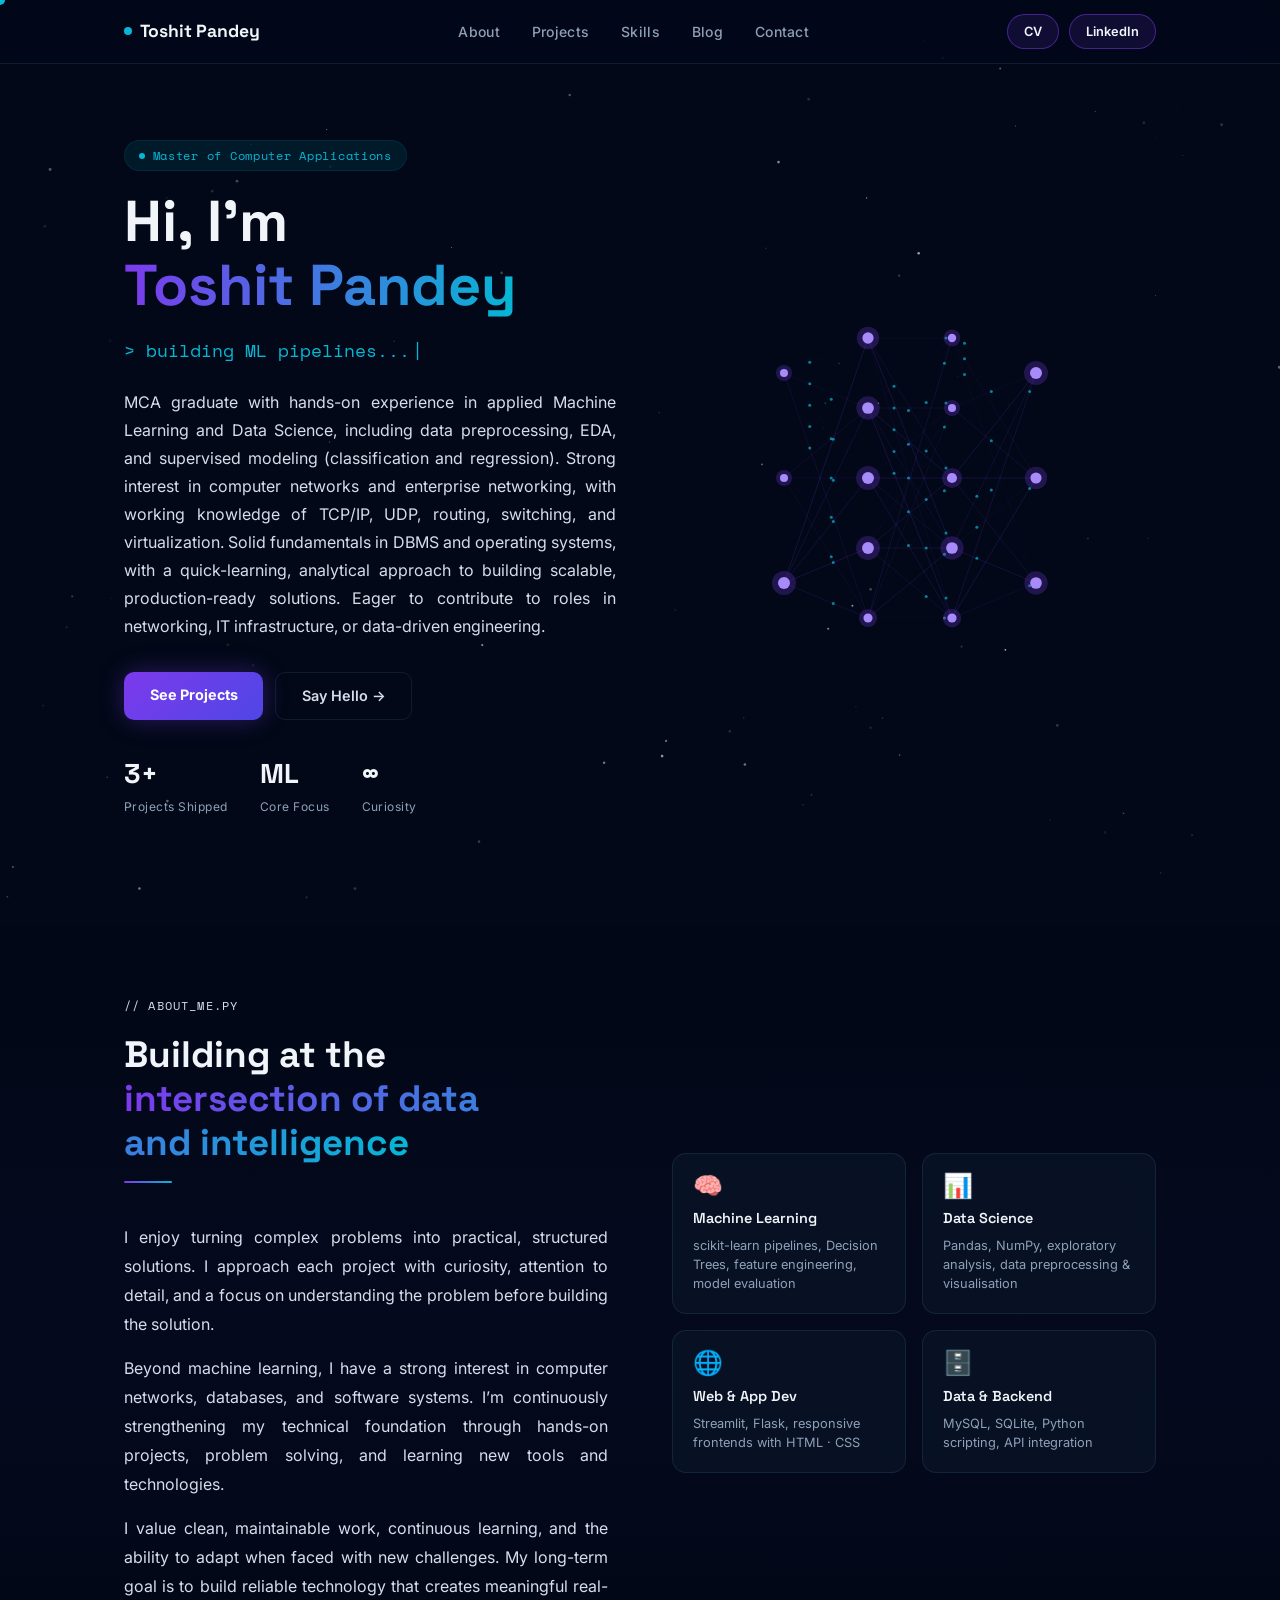
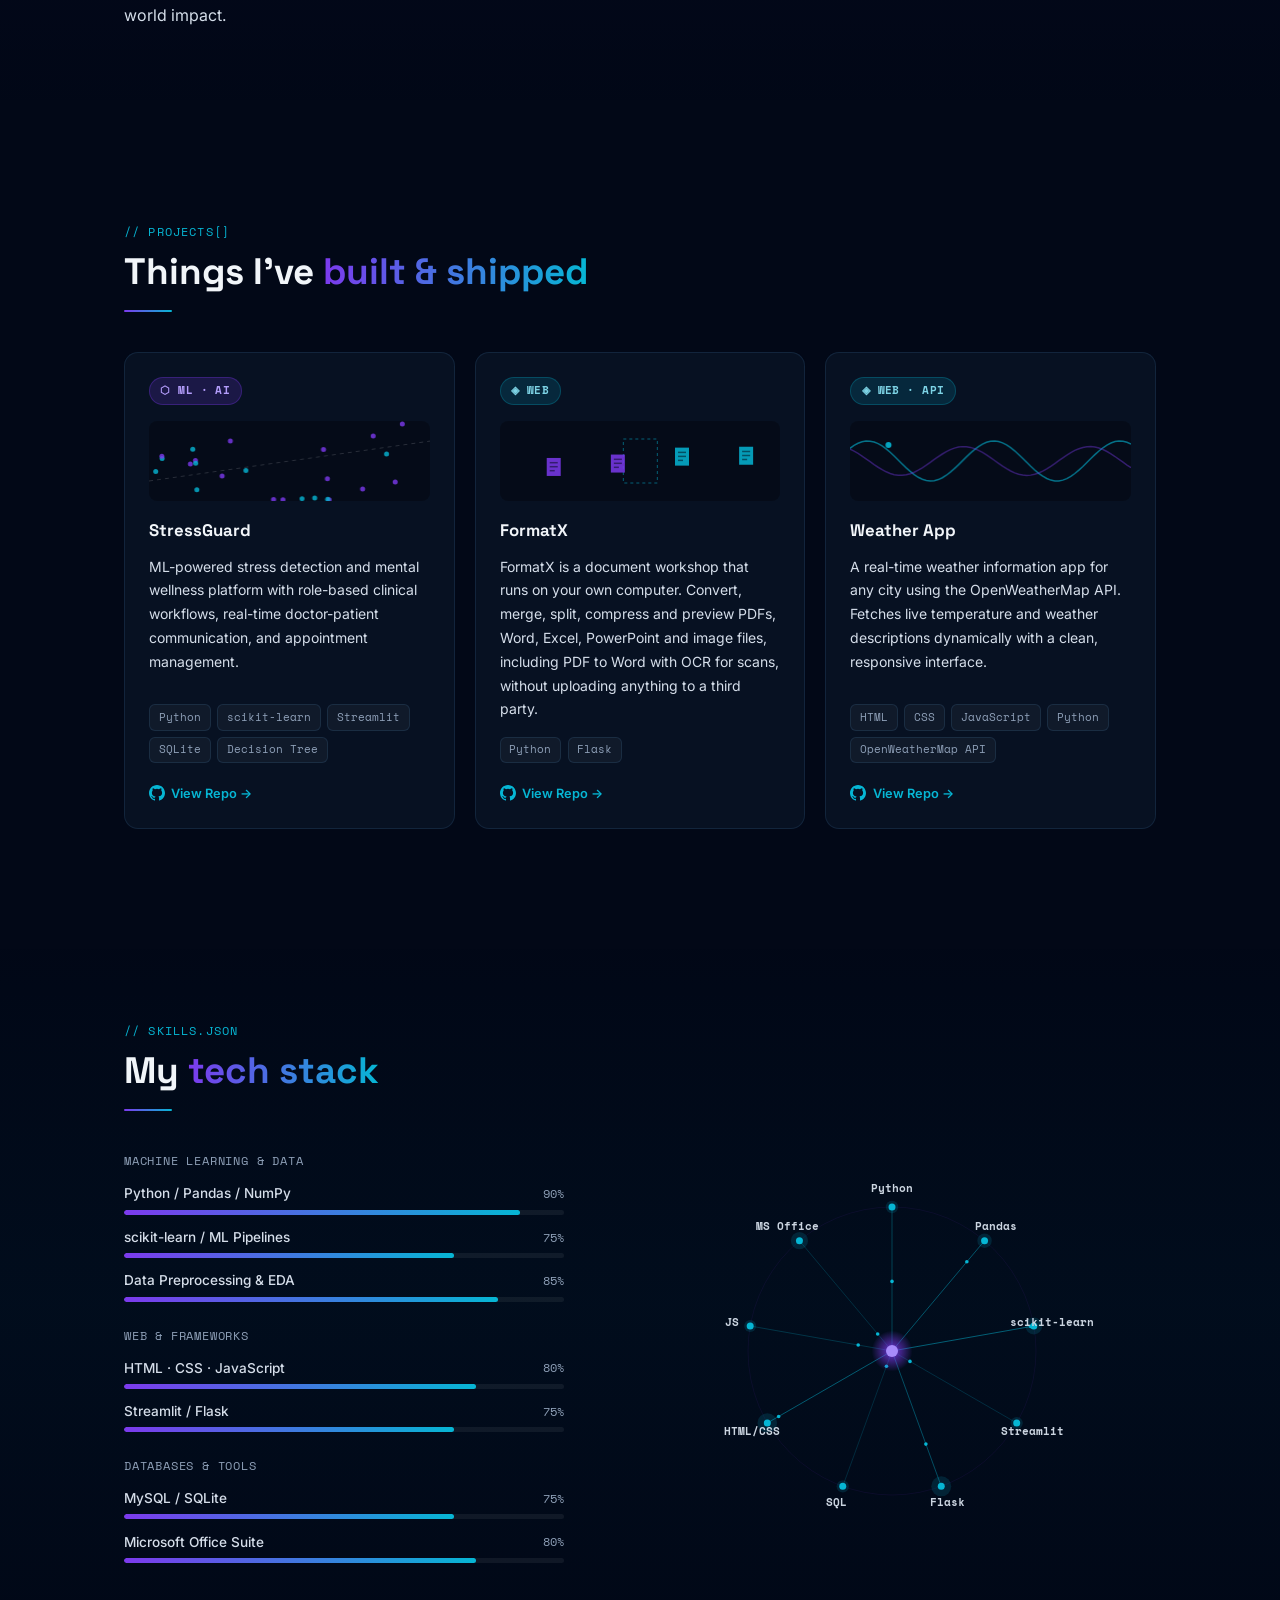
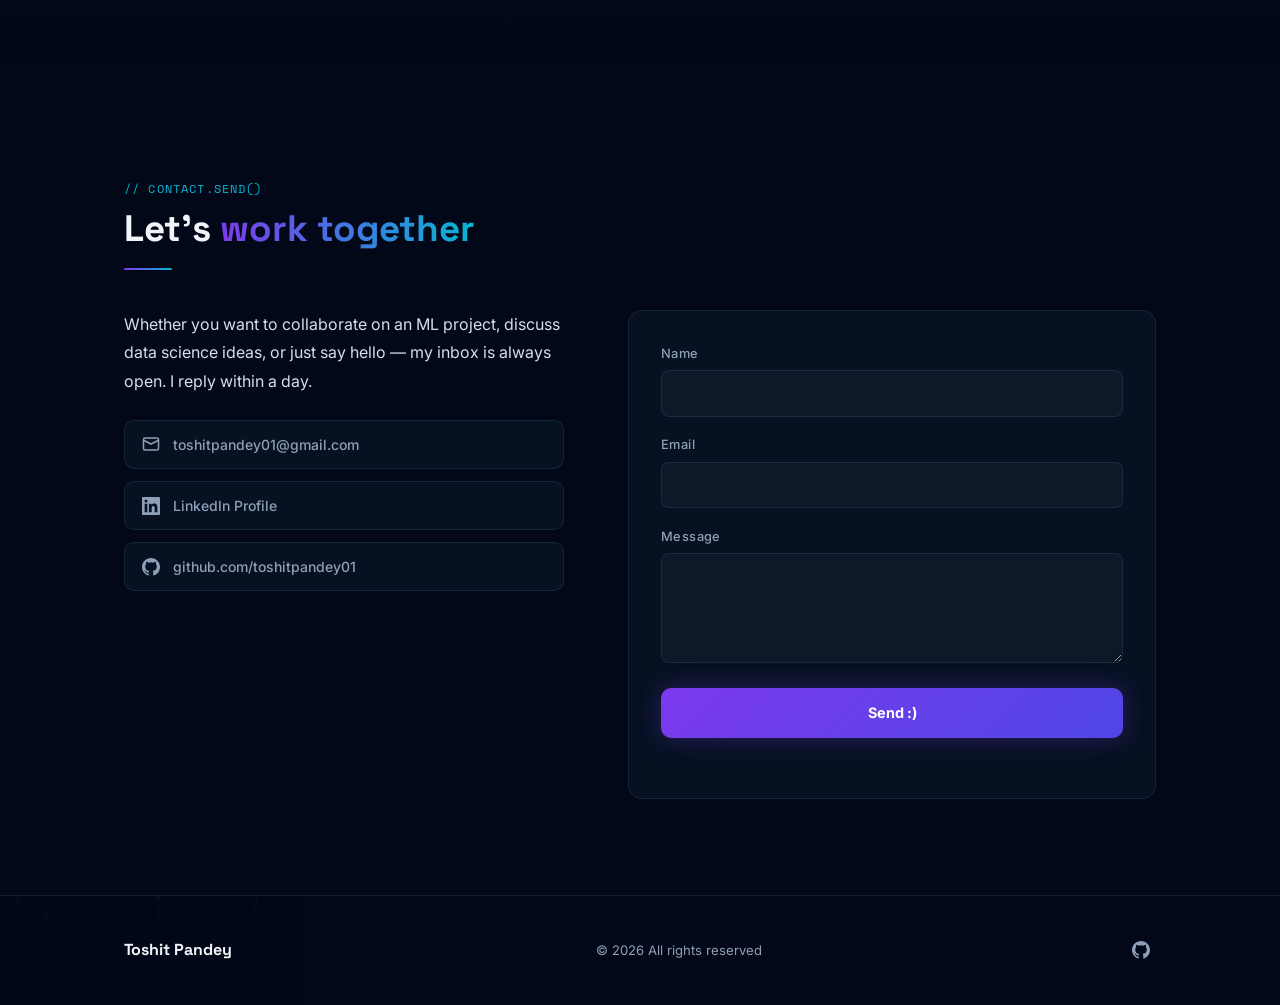
<file: index.html>
<!DOCTYPE html>
<html lang="en">
<head>
  <meta charset="UTF-8" />
  <meta name="viewport" content="width=device-width, initial-scale=1.0, viewport-fit=cover" />
  <meta name="theme-color" content="#020817" />
  <title>Toshit Pandey — ML Enthusiast & Data Scientist</title>
  <meta name="description" content="Portfolio of Toshit Pandey — ML, Data Science, and Python Developer." />
  <meta name="author" content="Toshit Pandey" />
  <meta name="robots" content="index, follow" />

  <!-- Open Graph / Social -->
  <meta property="og:title" content="Toshit Pandey — ML Enthusiast & Py Dev" />
  <meta property="og:description" content="Portfolio of Toshit Pandey — ML, Data Science, and Python Developer." />
  <meta property="og:type" content="website" />
  <meta name="twitter:card" content="summary" />
  <meta name="twitter:title" content="Toshit Pandey — ML Enthusiast & Data Scientist" />
  <meta name="twitter:description" content="Portfolio of Toshit Pandey — ML, Data Science, and Python Developer." />

  <link rel="icon" type="image/svg+xml" href="data:image/svg+xml,%3Csvg xmlns='http://www.w3.org/2000/svg' viewBox='0 0 100 100'%3E%3Ccircle cx='50' cy='50' r='40' fill='%237c3aed'/%3E%3Ccircle cx='50' cy='50' r='20' fill='%2306b6d4'/%3E%3C/svg%3E" />

  <link rel="preconnect" href="https://fonts.googleapis.com" />
  <link rel="preconnect" href="https://fonts.gstatic.com" crossorigin />
  <link rel="preload" as="style" href="https://fonts.googleapis.com/css2?family=Space+Grotesk:wght@400;500;600;700&amp;family=Inter:wght@300;400;500;600&amp;family=Space+Mono:wght@400;700&amp;display=swap" />
  <link href="https://fonts.googleapis.com/css2?family=Space+Grotesk:wght@400;500;600;700&amp;family=Inter:wght@300;400;500;600&amp;family=Space+Mono:wght@400;700&amp;display=swap" rel="stylesheet" />

  <link rel="stylesheet" href="assets/styles.css" />
</head>
<body>

<!-- Skip link for keyboard users -->
<a class="skip-link" href="#home">Skip to main content</a>

<!-- Custom cursors (desktop only, decorative) -->
<div id="cursor-dot" aria-hidden="true"></div>
<div id="cursor-ring" aria-hidden="true"></div>

<!-- Background cosmos canvas (decorative) -->
<canvas id="cosmos-canvas" aria-hidden="true"></canvas>

<header class="nav-wrap">
  <nav class="nav container" aria-label="Primary">
    <a class="brand" href="#home" aria-label="Toshit Pandey — Home">
      <span class="brand-dot" aria-hidden="true"></span>
      Toshit Pandey
    </a>
    <ul class="nav-links" role="list">
      <li><a href="#about">About</a></li>
      <li><a href="#projects">Projects</a></li>
      <li><a href="#skills">Skills</a></li>
      <li><a href="blog.html">Blog</a></li>
      <li><a href="#contact">Contact</a></li>
    </ul>
    <div class="nav-pills">
      <a class="pill" id="cvLinkDesktop" href="assets/resume.pdf" target="_blank" rel="noopener" aria-label="Download CV (PDF)">CV</a>
      <a class="pill" href="https://www.linkedin.com/in/toshit-pandey-0036a035b" target="_blank" rel="noopener" aria-label="LinkedIn Profile (opens in new tab)">LinkedIn</a>
    </div>
    <button class="ham" id="hamBtn" aria-label="Open menu" aria-expanded="false" aria-controls="mobileNav">
      <span aria-hidden="true">☰</span>
    </button>
  </nav>
</header>

<!-- Mobile nav -->
<nav class="mobile-nav" id="mobileNav" aria-label="Mobile" hidden>
  <a href="#about">About</a>
  <a href="#projects">Projects</a>
  <a href="#skills">Skills</a>
  <a href="blog.html">Blog</a>
  <a href="#contact">Contact</a>
  <a class="pill" id="cvLinkMobile" href="assets/resume.pdf" target="_blank" rel="noopener">CV</a>
  <a class="pill" href="https://www.linkedin.com/in/toshit-pandey-0036a035b" target="_blank" rel="noopener">LinkedIn</a>
</nav>

<!-- ══ HERO ═════════════════════════════════════════ -->
<main id="main">
<section id="home" aria-labelledby="hero-title">
  <div class="container">
    <div class="hero-inner">

      <!-- LEFT -->
      <div class="hero-left">
        <div class="hero-tag"><span class="hero-tag-dot" aria-hidden="true"></span> Master of Computer Applications</div>
        <h1 class="hero-title" id="hero-title">
          Hi, I'm<br>
          <span class="name-accent">Toshit Pandey</span>
        </h1>
        <div class="typewriter-wrap" aria-live="polite"><span id="typewriter"></span></div>
        <p class="hero-desc">
  MCA graduate with hands-on experience in applied Machine Learning and Data Science,
  including data preprocessing, EDA, and supervised modeling (classification and regression).
  Strong interest in computer networks and enterprise networking, with working knowledge of
  TCP/IP, UDP, routing, switching, and virtualization. Solid fundamentals in DBMS and operating
  systems, with a quick-learning, analytical approach to building scalable, production-ready
  solutions. Eager to contribute to roles in networking, IT infrastructure, or data-driven
  engineering.
</p>
        <div class="hero-btns">
          <a class="btn-primary" href="#projects">See Projects</a>
          <a class="btn-ghost"   href="mailto:toshitpandey01@gmail.com">Say Hello →</a>
        </div>
        <div class="hero-stats" role="list">
          <div class="stat" role="listitem"><span class="stat-num">3+</span><span class="stat-label">Projects Shipped</span></div>
          <div class="stat" role="listitem"><span class="stat-num">ML</span><span class="stat-label">Core Focus</span></div>
          <div class="stat" role="listitem"><span class="stat-num">∞</span><span class="stat-label">Curiosity</span></div>
        </div>
      </div>

      <div class="hero-visual">
        <canvas id="neural-canvas" aria-hidden="true"></canvas>
      </div>

    </div>
  </div>
</section>

<section id="about" aria-labelledby="about-title">
  <div class="container">
    <div class="about-grid">
      <div class="about-text reveal">
        <p class="section-eyebrow">// about_me.py</p>
        <h2 class="section-title" id="about-title">Building at the<br><span>intersection of data<br>and intelligence</span></h2>
        <div class="section-rule" aria-hidden="true"></div>
        <p>
  I enjoy turning complex problems into practical, structured solutions.
  I approach each project with curiosity, attention to detail, and a focus on
  understanding the problem before building the solution.
</p>

<p>
  Beyond machine learning, I have a strong interest in computer networks,
  databases, and software systems. I’m continuously strengthening my technical
  foundation through hands-on projects, problem solving, and learning new tools
  and technologies.
</p>

<p>
  I value clean, maintainable work, continuous learning, and the ability to
  adapt when faced with new challenges. My long-term goal is to build reliable
  technology that creates meaningful real-world impact.
</p>
      </div>

      <div class="about-cards reveal" style="transition-delay:.15s">
        <div class="about-card">
          <div class="about-card-icon" aria-hidden="true">🧠</div>
          <h3 class="about-card-title">Machine Learning</h3>
          <p class="about-card-text">scikit-learn pipelines, Decision Trees, feature engineering, model evaluation</p>
        </div>
        <div class="about-card">
          <div class="about-card-icon" aria-hidden="true">📊</div>
          <h3 class="about-card-title">Data Science</h3>
          <p class="about-card-text">Pandas, NumPy, exploratory analysis, data preprocessing & visualisation</p>
        </div>
        <div class="about-card">
          <div class="about-card-icon" aria-hidden="true">🌐</div>
          <h3 class="about-card-title">Web & App Dev</h3>
          <p class="about-card-text">Streamlit, Flask, responsive frontends with HTML · CSS</p>
        </div>
        <div class="about-card">
          <div class="about-card-icon" aria-hidden="true">🗄️</div>
          <h3 class="about-card-title">Data & Backend</h3>
          <p class="about-card-text">MySQL, SQLite, Python scripting, API integration</p>
        </div>
      </div>
    </div>
  </div>
</section>

<section id="projects" aria-labelledby="projects-title">
  <div class="container">
    <div class="reveal">
      <p class="section-eyebrow">// projects[]</p>
      <h2 class="section-title" id="projects-title">Things I've <span>built & shipped</span></h2>
      <div class="section-rule" aria-hidden="true"></div>
    </div>

    <div class="projects-grid">

      <article class="project-card reveal" style="transition-delay:.1s">
        <span class="project-badge badge-ml" aria-label="Machine Learning and AI project">⬡ ML · AI</span>
        <canvas class="project-vis" id="vis-stress" aria-hidden="true"></canvas>
        <h3 class="project-title">StressGuard</h3>
        <p class="project-desc">
          ML-powered stress detection and mental wellness platform with role-based clinical workflows, real-time doctor-patient communication, and appointment management.
        </p>
        <ul class="project-tech" aria-label="Technologies used">
          <li class="tech-tag">Python</li><li class="tech-tag">scikit-learn</li><li class="tech-tag">Streamlit</li><li class="tech-tag">SQLite</li><li class="tech-tag">Decision Tree</li>
        </ul>
        <div class="project-links">
          <a class="proj-link" href="https://github.com/toshitpandey01/StressGuard" target="_blank" rel="noopener" aria-label="View StressGuard repository on GitHub (opens in new tab)">
            <svg class="gh-icon" width="16" height="16" viewBox="0 0 24 24" fill="currentColor" aria-hidden="true" focusable="false"><path fill-rule="evenodd" clip-rule="evenodd" d="M12 0C5.37 0 0 5.373 0 12c0 5.303 3.438 9.8 8.205 11.387.6.113.82-.258.82-.577 0-.285-.01-1.04-.015-2.04-3.338.724-4.042-1.61-4.042-1.61-.546-1.387-1.333-1.756-1.333-1.756-1.09-.745.083-.729.083-.729 1.205.084 1.838 1.237 1.838 1.237 1.07 1.834 2.807 1.304 3.492.997.108-.775.418-1.305.762-1.605-2.665-.3-5.466-1.332-5.466-5.93 0-1.31.468-2.381 1.235-3.221-.124-.303-.535-1.524.117-3.176 0 0 1.008-.322 3.3 1.23A11.5 11.5 0 0 1 12 5.803a11.5 11.5 0 0 1 3.003.404c2.29-1.552 3.297-1.23 3.297-1.23.653 1.652.242 2.873.118 3.176.77.84 1.234 1.911 1.234 3.221 0 4.609-2.805 5.625-5.478 5.92.43.372.815 1.102.815 2.222 0 1.606-.015 2.898-.015 3.293 0 .322.216.697.825.578C20.565 21.796 24 17.3 24 12c0-6.627-5.373-12-12-12Z"/></svg>
            View Repo →
          </a>
        </div>
      </article>

            <article class="project-card reveal" style="transition-delay:.1s">
        <span class="project-badge badge-web" aria-label="Web and API project">◈ WEB</span>
        <canvas class="project-vis" id="vis-FormatX" aria-hidden="true"></canvas>
        <h3 class="project-title">FormatX</h3>
        <p class="project-desc">
          FormatX is a document workshop that runs on your own computer. Convert, merge, split, compress and preview PDFs, Word, Excel, PowerPoint and image files, including PDF to Word with OCR for scans, without uploading anything to a third party.
        </p>
        <ul class="project-tech" aria-label="Technologies used">
          <li class="tech-tag">Python</li><li class="tech-tag">Flask</li>
        </ul>
        <div class="project-links">
          <a class="proj-link" href="https://github.com/toshitpandey01/FormatX" target="_blank" rel="noopener" aria-label="View StressGuard repository on GitHub (opens in new tab)">
            <svg class="gh-icon" width="16" height="16" viewBox="0 0 24 24" fill="currentColor" aria-hidden="true" focusable="false"><path fill-rule="evenodd" clip-rule="evenodd" d="M12 0C5.37 0 0 5.373 0 12c0 5.303 3.438 9.8 8.205 11.387.6.113.82-.258.82-.577 0-.285-.01-1.04-.015-2.04-3.338.724-4.042-1.61-4.042-1.61-.546-1.387-1.333-1.756-1.333-1.756-1.09-.745.083-.729.083-.729 1.205.084 1.838 1.237 1.838 1.237 1.07 1.834 2.807 1.304 3.492.997.108-.775.418-1.305.762-1.605-2.665-.3-5.466-1.332-5.466-5.93 0-1.31.468-2.381 1.235-3.221-.124-.303-.535-1.524.117-3.176 0 0 1.008-.322 3.3 1.23A11.5 11.5 0 0 1 12 5.803a11.5 11.5 0 0 1 3.003.404c2.29-1.552 3.297-1.23 3.297-1.23.653 1.652.242 2.873.118 3.176.77.84 1.234 1.911 1.234 3.221 0 4.609-2.805 5.625-5.478 5.92.43.372.815 1.102.815 2.222 0 1.606-.015 2.898-.015 3.293 0 .322.216.697.825.578C20.565 21.796 24 17.3 24 12c0-6.627-5.373-12-12-12Z"/></svg>
            View Repo →
          </a>
        </div>
      </article>

      <article class="project-card reveal" style="transition-delay:.2s">
        <span class="project-badge badge-web" aria-label="Web and API project">◈ WEB · API</span>
        <canvas class="project-vis" id="vis-weather" aria-hidden="true"></canvas>
        <h3 class="project-title">Weather App</h3>
        <p class="project-desc">
          A real-time weather information app for any city using the OpenWeatherMap API. Fetches live temperature and weather descriptions dynamically with a clean, responsive interface.
        </p>
        <ul class="project-tech" aria-label="Technologies used">
          <li class="tech-tag">HTML</li><li class="tech-tag">CSS</li><li class="tech-tag">JavaScript</li><li class="tech-tag">Python</li><li class="tech-tag">OpenWeatherMap API</li>
        </ul>
        <div class="project-links">
          <a class="proj-link" href="https://github.com/toshitpandey01/weather-app" target="_blank" rel="noopener" aria-label="View Weather App repository on GitHub (opens in new tab)">
            <svg class="gh-icon" width="16" height="16" viewBox="0 0 24 24" fill="currentColor" aria-hidden="true" focusable="false"><path fill-rule="evenodd" clip-rule="evenodd" d="M12 0C5.37 0 0 5.373 0 12c0 5.303 3.438 9.8 8.205 11.387.6.113.82-.258.82-.577 0-.285-.01-1.04-.015-2.04-3.338.724-4.042-1.61-4.042-1.61-.546-1.387-1.333-1.756-1.333-1.756-1.09-.745.083-.729.083-.729 1.205.084 1.838 1.237 1.838 1.237 1.07 1.834 2.807 1.304 3.492.997.108-.775.418-1.305.762-1.605-2.665-.3-5.466-1.332-5.466-5.93 0-1.31.468-2.381 1.235-3.221-.124-.303-.535-1.524.117-3.176 0 0 1.008-.322 3.3 1.23A11.5 11.5 0 0 1 12 5.803a11.5 11.5 0 0 1 3.003.404c2.29-1.552 3.297-1.23 3.297-1.23.653 1.652.242 2.873.118 3.176.77.84 1.234 1.911 1.234 3.221 0 4.609-2.805 5.625-5.478 5.92.43.372.815 1.102.815 2.222 0 1.606-.015 2.898-.015 3.293 0 .322.216.697.825.578C20.565 21.796 24 17.3 24 12c0-6.627-5.373-12-12-12Z"/></svg>
            View Repo →
          </a>
        </div>
      </article>

    </div>
  </div>
</section>

<section id="skills" aria-labelledby="skills-title">
  <div class="container">
    <div class="reveal">
      <p class="section-eyebrow">// skills.json</p>
      <h2 class="section-title" id="skills-title">My <span>tech stack</span></h2>
      <div class="section-rule" aria-hidden="true"></div>
    </div>
    <div class="skills-layout">


      <div class="reveal" style="transition-delay:.1s">
        <div class="skill-group">
          <h3 class="skill-group-label">Machine Learning & Data</h3>
          <div class="skill-bars">
            <div class="skill-row"><div class="skill-row-top"><span class="skill-name">Python / Pandas / NumPy</span><span class="skill-pct">90%</span></div><div class="skill-bar" role="progressbar" aria-label="Python / Pandas / NumPy proficiency" aria-valuenow="90" aria-valuemin="0" aria-valuemax="100"><div class="skill-fill" data-w=".90"></div></div></div>
            <div class="skill-row"><div class="skill-row-top"><span class="skill-name">scikit-learn / ML Pipelines</span><span class="skill-pct">75%</span></div><div class="skill-bar" role="progressbar" aria-label="scikit-learn / ML Pipelines proficiency" aria-valuenow="75" aria-valuemin="0" aria-valuemax="100"><div class="skill-fill" data-w=".75"></div></div></div>
            <div class="skill-row"><div class="skill-row-top"><span class="skill-name">Data Preprocessing & EDA</span><span class="skill-pct">85%</span></div><div class="skill-bar" role="progressbar" aria-label="Data Preprocessing and EDA proficiency" aria-valuenow="85" aria-valuemin="0" aria-valuemax="100"><div class="skill-fill" data-w=".85"></div></div></div>
          </div>
        </div>
        <div class="skill-group">
          <h3 class="skill-group-label">Web & Frameworks</h3>
          <div class="skill-bars">
            <div class="skill-row"><div class="skill-row-top"><span class="skill-name">HTML · CSS · JavaScript</span><span class="skill-pct">80%</span></div><div class="skill-bar" role="progressbar" aria-label="HTML CSS JavaScript proficiency" aria-valuenow="80" aria-valuemin="0" aria-valuemax="100"><div class="skill-fill" data-w=".80"></div></div></div>
            <div class="skill-row"><div class="skill-row-top"><span class="skill-name">Streamlit / Flask</span><span class="skill-pct">75%</span></div><div class="skill-bar" role="progressbar" aria-label="Streamlit / Flask proficiency" aria-valuenow="75" aria-valuemin="0" aria-valuemax="100"><div class="skill-fill" data-w=".75"></div></div></div>
          </div>
        </div>
        <div class="skill-group">
          <h3 class="skill-group-label">Databases & Tools</h3>
          <div class="skill-bars">
            <div class="skill-row"><div class="skill-row-top"><span class="skill-name">MySQL / SQLite</span><span class="skill-pct">75%</span></div><div class="skill-bar" role="progressbar" aria-label="MySQL / SQLite proficiency" aria-valuenow="75" aria-valuemin="0" aria-valuemax="100"><div class="skill-fill" data-w=".75"></div></div></div>
            <div class="skill-row"><div class="skill-row-top"><span class="skill-name">Microsoft Office Suite</span><span class="skill-pct">80%</span></div><div class="skill-bar" role="progressbar" aria-label="Microsoft Office Suite proficiency" aria-valuenow="80" aria-valuemin="0" aria-valuemax="100"><div class="skill-fill" data-w=".80"></div></div></div>
          </div>
        </div>
      </div>

      <!-- Skill node graph -->
      <div class="reveal skill-graph-wrap" style="transition-delay:.2s">
        <canvas id="skill-graph" aria-label="Skills visualised as a neural network graph" role="img"></canvas>
      </div>

    </div>
  </div>
</section>

<section id="contact" aria-labelledby="contact-title">
  <div class="container">
    <div class="reveal">
      <p class="section-eyebrow">// contact.send()</p>
      <h2 class="section-title" id="contact-title">Let's <span>work together</span></h2>
      <div class="section-rule" aria-hidden="true"></div>
    </div>
    <div class="contact-wrap">
      <div class="contact-info reveal" style="transition-delay:.1s">
        <p>
          Whether you want to collaborate on an ML project, discuss data science ideas, or just say hello — my inbox is always open. I reply within a day.
        </p>
        <div class="contact-socials">
          <a class="social-link" href="mailto:toshitpandey01@gmail.com" aria-label="Send an email to toshitpandey01@gmail.com">
            <span class="social-icon" aria-hidden="true">
              <svg width="18" height="18" viewBox="0 0 24 24" fill="none" stroke="currentColor" stroke-width="2" stroke-linecap="round" stroke-linejoin="round"><rect x="2" y="4" width="20" height="16" rx="2"/><path d="m22 7-10 5L2 7"/></svg>
            </span>
            <span>toshitpandey01@gmail.com</span>
          </a>
          <a class="social-link" href="https://www.linkedin.com/in/toshit-pandey-0036a035b" target="_blank" rel="noopener" aria-label="LinkedIn profile (opens in new tab)">
            <span class="social-icon" aria-hidden="true">
              <svg width="18" height="18" viewBox="0 0 24 24" fill="currentColor"><path d="M20.447 20.452h-3.554v-5.569c0-1.328-.027-3.037-1.852-3.037-1.853 0-2.136 1.445-2.136 2.939v5.667H9.351V9h3.414v1.561h.046c.477-.9 1.637-1.85 3.37-1.85 3.601 0 4.267 2.37 4.267 5.455v6.286zM5.337 7.433a2.062 2.062 0 0 1-2.063-2.065 2.063 2.063 0 1 1 2.063 2.065zm1.782 13.019H3.555V9h3.564v11.452zM22.225 0H1.771C.792 0 0 .774 0 1.729v20.542C0 23.227.792 24 1.771 24h20.451C23.2 24 24 23.227 24 22.271V1.729C24 .774 23.2 0 22.222 0h.003z"/></svg>
            </span>
            <span>LinkedIn Profile</span>
          </a>
          <a class="social-link" href="https://github.com/toshitpandey01" target="_blank" rel="noopener" aria-label="GitHub profile (opens in new tab)">
            <span class="social-icon" aria-hidden="true">
              <svg class="gh-icon" width="18" height="18" viewBox="0 0 24 24" fill="currentColor"><path fill-rule="evenodd" clip-rule="evenodd" d="M12 0C5.37 0 0 5.373 0 12c0 5.303 3.438 9.8 8.205 11.387.6.113.82-.258.82-.577 0-.285-.01-1.04-.015-2.04-3.338.724-4.042-1.61-4.042-1.61-.546-1.387-1.333-1.756-1.333-1.756-1.09-.745.083-.729.083-.729 1.205.084 1.838 1.237 1.838 1.237 1.07 1.834 2.807 1.304 3.492.997.108-.775.418-1.305.762-1.605-2.665-.3-5.466-1.332-5.466-5.93 0-1.31.468-2.381 1.235-3.221-.124-.303-.535-1.524.117-3.176 0 0 1.008-.322 3.3 1.23A11.5 11.5 0 0 1 12 5.803a11.5 11.5 0 0 1 3.003.404c2.29-1.552 3.297-1.23 3.297-1.23.653 1.652.242 2.873.118 3.176.77.84 1.234 1.911 1.234 3.221 0 4.609-2.805 5.625-5.478 5.92.43.372.815 1.102.815 2.222 0 1.606-.015 2.898-.015 3.293 0 .322.216.697.825.578C20.565 21.796 24 17.3 24 12c0-6.627-5.373-12-12-12Z"/></svg>
            </span>
            <span>github.com/toshitpandey01</span>
          </a>
        </div>
      </div>

      <div class="contact-form-wrap reveal" style="transition-delay:.2s">
        <form id="contactForm" action="https://formspree.io/f/YOUR_FORM_ID" method="POST" novalidate aria-label="Contact form">
          <div class="form-group">
            <label class="form-label" for="name">Name</label>
            <input class="form-input" id="name" name="name" type="text" autocomplete="name" required aria-required="true"/>
          </div>
          <div class="form-group">
            <label class="form-label" for="email">Email</label>
            <input class="form-input" id="email" name="email" type="email" autocomplete="email" required aria-required="true"/>
          </div>
          <div class="form-group">
            <label class="form-label" for="message">Message</label>
            <textarea class="form-textarea" id="message" name="message" required aria-required="true"></textarea>
          </div>
          <button class="form-submit" type="submit">Send :)</button>
          <p class="form-msg" id="formMsg" aria-live="polite" role="status"></p>
        </form>
      </div>
    </div>
  </div>
</section>
</main>

<footer>
  <canvas id="matrix-canvas" aria-hidden="true"></canvas>
  <div class="container">
    <div class="footer-inner">
      <span class="footer-brand">Toshit Pandey</span>
      <span class="footer-text">© <span id="year"></span> All rights reserved</span>
      <a class="footer-gh" href="https://github.com/toshitpandey01" target="_blank" rel="noopener" aria-label="GitHub profile (opens in new tab)">
        <svg class="gh-icon" width="18" height="18" viewBox="0 0 24 24" fill="currentColor" aria-hidden="true" focusable="false"><path fill-rule="evenodd" clip-rule="evenodd" d="M12 0C5.37 0 0 5.373 0 12c0 5.303 3.438 9.8 8.205 11.387.6.113.82-.258.82-.577 0-.285-.01-1.04-.015-2.04-3.338.724-4.042-1.61-4.042-1.61-.546-1.387-1.333-1.756-1.333-1.756-1.09-.745.083-.729.083-.729 1.205.084 1.838 1.237 1.838 1.237 1.07 1.834 2.807 1.304 3.492.997.108-.775.418-1.305.762-1.605-2.665-.3-5.466-1.332-5.466-5.93 0-1.31.468-2.381 1.235-3.221-.124-.303-.535-1.524.117-3.176 0 0 1.008-.322 3.3 1.23A11.5 11.5 0 0 1 12 5.803a11.5 11.5 0 0 1 3.003.404c2.29-1.552 3.297-1.23 3.297-1.23.653 1.652.242 2.873.118 3.176.77.84 1.234 1.911 1.234 3.221 0 4.609-2.805 5.625-5.478 5.92.43.372.815 1.102.815 2.222 0 1.606-.015 2.898-.015 3.293 0 .322.216.697.825.578C20.565 21.796 24 17.3 24 12c0-6.627-5.373-12-12-12Z"/></svg>
        <span class="visually-hidden">GitHub</span>
      </a>
    </div>
  </div>
</footer>

<script src="assets/main.js" defer></script>
</body>
</html>
</file>
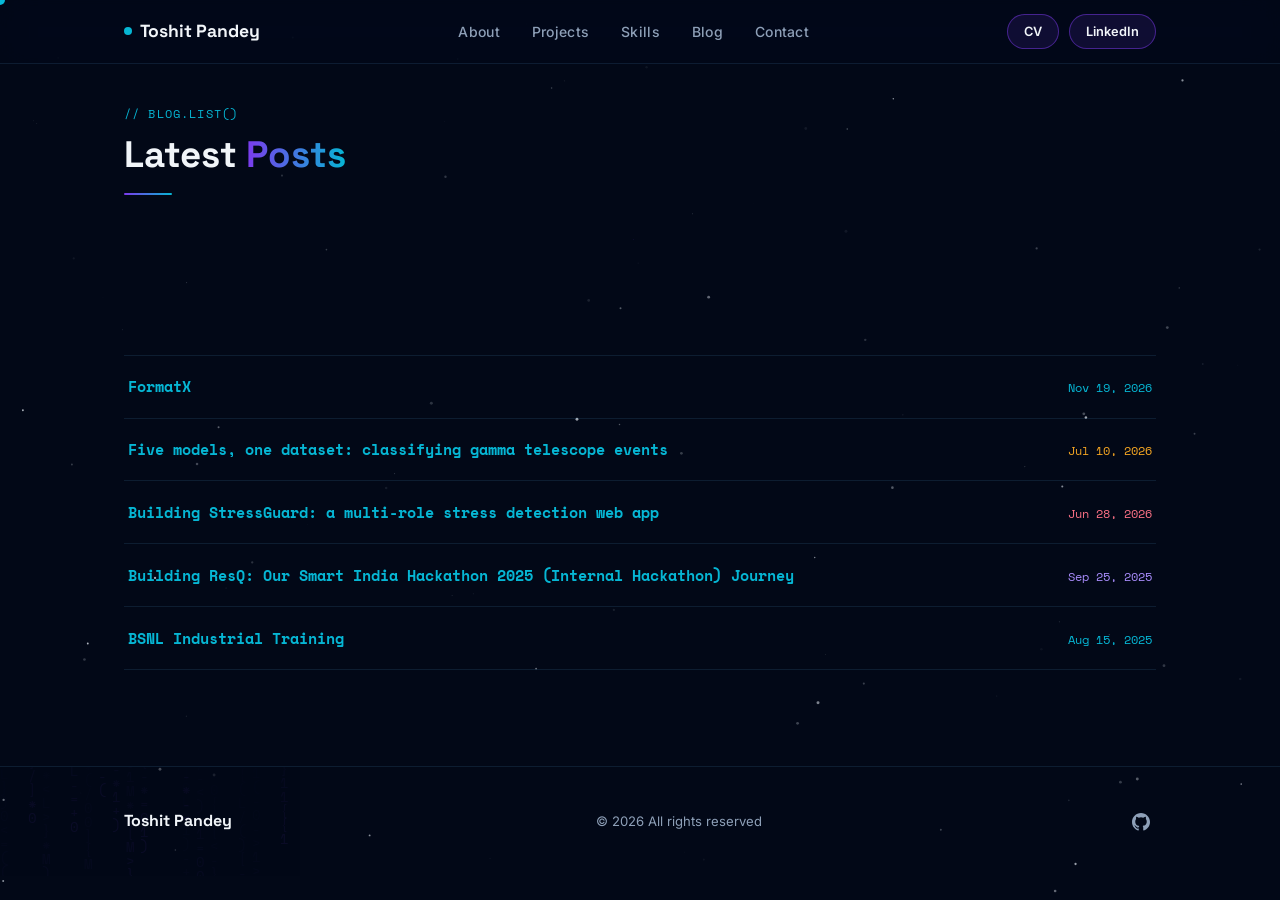
<file: blog.html>
<!DOCTYPE html>
<html lang="en">
<head>
  <meta charset="UTF-8" />
  <meta name="viewport" content="width=device-width, initial-scale=1.0, viewport-fit=cover" />
  <meta name="theme-color" content="#020817" />
  <title>Blog — Toshit Pandey</title>
  <meta name="description" content="Powered by curiosity." />
  <meta name="author" content="Toshit Pandey" />
  <meta name="robots" content="index, follow" />

  <meta property="og:title" content="Blog — Toshit Pandey" />
  <meta property="og:description" content="Powered by curiosity." />
  <meta property="og:type" content="website" />
  <meta name="twitter:card" content="summary" />
  <meta name="twitter:title" content="Blog — Toshit Pandey" />

  <link rel="icon" type="image/svg+xml" href="data:image/svg+xml,%3Csvg xmlns='http://www.w3.org/2000/svg' viewBox='0 0 100 100'%3E%3Ccircle cx='50' cy='50' r='40' fill='%237c3aed'/%3E%3Ccircle cx='50' cy='50' r='20' fill='%2306b6d4'/%3E%3C/svg%3E" />

  <link rel="preconnect" href="https://fonts.googleapis.com" />
  <link rel="preconnect" href="https://fonts.gstatic.com" crossorigin />
  <link rel="preload" as="style" href="https://fonts.googleapis.com/css2?family=Space+Grotesk:wght@400;500;600;700&amp;family=Inter:wght@300;400;500;600&amp;family=Space+Mono:wght@400;700&amp;display=swap" />
  <link href="https://fonts.googleapis.com/css2?family=Space+Grotesk:wght@400;500;600;700&amp;family=Inter:wght@300;400;500;600&amp;family=Space+Mono:wght@400;700&amp;display=swap" rel="stylesheet" />

  <link rel="stylesheet" href="assets/styles.css" />
  <link rel="stylesheet" href="assets/blog.css" />
</head>
<body>

<a class="skip-link" href="#main">Skip to main content</a>

<div id="cursor-dot" aria-hidden="true"></div>
<div id="cursor-ring" aria-hidden="true"></div>

<canvas id="cosmos-canvas" aria-hidden="true"></canvas>

<header class="nav-wrap">
  <nav class="nav container" aria-label="Primary">
    <a class="brand" href="index.html" aria-label="Toshit Pandey — Home">
      <span class="brand-dot" aria-hidden="true"></span>
      Toshit Pandey
    </a>
    <ul class="nav-links" role="list">
      <li><a href="index.html#about">About</a></li>
      <li><a href="index.html#projects">Projects</a></li>
      <li><a href="index.html#skills">Skills</a></li>
      <li><a href="blog.html" aria-current="page">Blog</a></li>
      <li><a href="index.html#contact">Contact</a></li>
    </ul>
    <div class="nav-pills">
      <a class="pill" id="cvLinkDesktop" href="assets/resume.pdf" target="_blank" rel="noopener" aria-label="Download CV (PDF)">CV</a>
      <a class="pill" href="https://www.linkedin.com/in/toshit-pandey-0036a035b" target="_blank" rel="noopener" aria-label="LinkedIn Profile (opens in new tab)">LinkedIn</a>
    </div>
    <button class="ham" id="hamBtn" aria-label="Open menu" aria-expanded="false" aria-controls="mobileNav">
      <span aria-hidden="true">☰</span>
    </button>
  </nav>
</header>

<nav class="mobile-nav" id="mobileNav" aria-label="Mobile" hidden>
  <a href="index.html#about">About</a>
  <a href="index.html#projects">Projects</a>
  <a href="index.html#skills">Skills</a>
  <a href="blog.html" aria-current="page">Blog</a>
  <a href="index.html#contact">Contact</a>
  <a class="pill" id="cvLinkMobile" href="assets/resume.pdf" target="_blank" rel="noopener">CV</a>
  <a class="pill" href="https://www.linkedin.com/in/toshit-pandey-0036a035b" target="_blank" rel="noopener">LinkedIn</a>
</nav>

<main id="main">

<section id="blog-home" class="blog-hero" aria-labelledby="blog-title">
  <div class="container">
    <div class="reveal">
      <p class="section-eyebrow">// blog.list()</p>
      <h1 class="section-title" id="blog-title">Latest <span>Posts</span></h1>
      <div class="section-rule" aria-hidden="true"></div>
    </div>
  </div>
</section>

<section id="blogListSection" aria-label="Blog posts">
  <div class="container">
    <ul class="blog-list reveal" id="blogList"></ul>
  </div>
</section>

<section id="blogPostView" class="blog-post-page" aria-labelledby="blogPostTitle" hidden>
  <div class="container">
    <button class="blog-post-back" id="blogPostBack">
      <span aria-hidden="true">←</span> Back to blog
    </button>
    <div class="blog-post-tab">
      <span class="dot" aria-hidden="true"></span>
      <span id="blogPostFilename">post.md</span>
    </div>
    <article>
      <h1 class="blog-post-title" id="blogPostTitle"></h1>
      <div class="blog-post-meta" id="blogPostMeta"></div>
      <div class="blog-post-content" id="blogPostContent"></div>
    </article>
  </div>
</section>

</main>

<footer>
  <canvas id="matrix-canvas" aria-hidden="true"></canvas>
  <div class="container">
    <div class="footer-inner">
      <span class="footer-brand">Toshit Pandey</span>
      <span class="footer-text">© <span id="year"></span> All rights reserved</span>
      <a class="footer-gh" href="https://github.com/toshitpandey01" target="_blank" rel="noopener" aria-label="GitHub profile (opens in new tab)">
        <svg class="gh-icon" width="18" height="18" viewBox="0 0 24 24" fill="currentColor" aria-hidden="true" focusable="false"><path fill-rule="evenodd" clip-rule="evenodd" d="M12 0C5.37 0 0 5.373 0 12c0 5.303 3.438 9.8 8.205 11.387.6.113.82-.258.82-.577 0-.285-.01-1.04-.015-2.04-3.338.724-4.042-1.61-4.042-1.61-.546-1.387-1.333-1.756-1.333-1.756-1.09-.745.083-.729.083-.729 1.205.084 1.838 1.237 1.838 1.237 1.07 1.834 2.807 1.304 3.492.997.108-.775.418-1.305.762-1.605-2.665-.3-5.466-1.332-5.466-5.93 0-1.31.468-2.381 1.235-3.221-.124-.303-.535-1.524.117-3.176 0 0 1.008-.322 3.3 1.23A11.5 11.5 0 0 1 12 5.803a11.5 11.5 0 0 1 3.003.404c2.29-1.552 3.297-1.23 3.297-1.23.653 1.652.242 2.873.118 3.176.77.84 1.234 1.911 1.234 3.221 0 4.609-2.805 5.625-5.478 5.92.43.372.815 1.102.815 2.222 0 1.606-.015 2.898-.015 3.293 0 .322.216.697.825.578C20.565 21.796 24 17.3 24 12c0-6.627-5.373-12-12-12Z"/></svg>
        <span class="visually-hidden">GitHub</span>
      </a>
    </div>
  </div>
</footer>

<script src="assets/main.js" defer></script>
<script src="assets/blog-posts-data.js" defer></script>
<script src="assets/blog.js" defer></script>
</body>
</html>
</file>
<file: assets/styles.css>
:root {
  --bg:        #020817;
  --bg2:       #050f1f;
  --surface:   #0a1628;
  --glass:     rgba(10,22,40,0.7);
  --border:    rgba(99,179,237,0.12);
  --border-hi: rgba(124,58,237,0.5);
  --violet:    #7c3aed;
  --violet-lo: rgba(124,58,237,0.12);
  --cyan:      #06b6d4;
  --cyan-lo:   rgba(6,182,212,0.10);
  --star:      #e2e8f0;
  --muted:     #8ea0b8;
  --text:      #d5deea;
  --heading:   #f1f5f9;
  --radius:    14px;
  --nav-h:     64px;
  --container-max: 1080px;
  --container-pad: clamp(1rem, 3vw, 1.5rem);
}

/* ── RESET ──────────────────────────────────────── */
*, *::before, *::after { box-sizing: border-box; margin: 0; padding: 0; }
html {
  scroll-behavior: smooth;
  font-size: 16px;
  -webkit-text-size-adjust: 100%;
  overflow-x: hidden;
}
body {
  font-family: 'Inter', system-ui, -apple-system, 'Segoe UI', Roboto, sans-serif;
  background: var(--bg);
  color: var(--text);
  line-height: 1.65;
  overflow-x: hidden;
  cursor: none;
  -webkit-font-smoothing: antialiased;
  -moz-osx-font-smoothing: grayscale;
  min-height: 100vh;
  min-height: 100svh;
}
@media (hover: none), (pointer: coarse) { body { cursor: auto; } }

a { color: inherit; text-decoration: none; }
a:focus-visible,
button:focus-visible,
input:focus-visible,
textarea:focus-visible {
  outline: 2px solid var(--cyan);
  outline-offset: 3px;
  border-radius: 4px;
}
img, svg, canvas, video { display: block; max-width: 100%; }
ul { list-style: none; }
button { cursor: none; font: inherit; background: none; border: none; color: inherit; }
@media (hover: none), (pointer: coarse) { button { cursor: pointer; } }

/* Accessibility helpers */
.visually-hidden {
  position: absolute !important;
  width: 1px; height: 1px;
  padding: 0; margin: -1px;
  overflow: hidden; clip: rect(0,0,0,0);
  white-space: nowrap; border: 0;
}
.skip-link {
  position: fixed; top: -100px; left: 1rem;
  background: var(--violet); color: #fff;
  padding: .6rem 1rem; border-radius: 8px;
  font-weight: 600; font-size: .9rem;
  z-index: 10000; transition: top .2s;
}
.skip-link:focus { top: 1rem; }

/* ── SCROLLBAR ──────────────────────────────────── */
::-webkit-scrollbar { width: 6px; height: 6px; }
::-webkit-scrollbar-track { background: var(--bg); }
::-webkit-scrollbar-thumb { background: var(--violet); border-radius: 99px; }
::-webkit-scrollbar-thumb:hover { background: #8b5cf6; }

/* ── CANVAS / CURSOR LAYER ──────────────────────── */
#cosmos-canvas {
  position: fixed; inset: 0;
  pointer-events: none; z-index: 0;
  will-change: transform;
}
#cursor-dot {
  position: fixed; width: 10px; height: 10px;
  background: var(--cyan); border-radius: 50%;
  pointer-events: none; z-index: 9999;
  transform: translate3d(-50%,-50%,0);
  transition: transform .08s ease, opacity .2s, background-color .2s;
  mix-blend-mode: screen;
  will-change: transform;
}
#cursor-ring {
  position: fixed; width: 36px; height: 36px;
  border: 1.5px solid rgba(124,58,237,0.6);
  border-radius: 50%;
  pointer-events: none; z-index: 9998;
  transform: translate3d(-50%,-50%,0);
  transition: width .2s, height .2s, border-color .2s;
  will-change: transform;
}
#cursor-dot.hovering { transform: translate3d(-50%,-50%,0) scale(2.2); background: var(--violet); }
#cursor-ring.hovering { width: 52px; height: 52px; border-color: var(--violet); }
@media (hover: none), (pointer: coarse) {
  #cursor-dot, #cursor-ring { display: none; }
}

/* ── LAYOUT ─────────────────────────────────────── */
.container {
  max-width: var(--container-max);
  margin: 0 auto;
  padding: 0 var(--container-pad);
  width: 100%;
}
section {
  padding: clamp(3.5rem, 8vw, 6rem) 0;
  position: relative;
  z-index: 1;
}

/* ── NAV ─────────────────────────────────────────── */
.nav-wrap {
  position: fixed; top: 0; left: 0; right: 0;
  height: var(--nav-h); z-index: 100;
  background: rgba(2,8,23,0.65);
  -webkit-backdrop-filter: blur(20px) saturate(1.4);
  backdrop-filter: blur(20px) saturate(1.4);
  border-bottom: 1px solid var(--border);
  transition: background .3s;
}
.nav {
  display: flex; align-items: center; justify-content: space-between;
  height: 100%;
  gap: 1rem;
}
.brand {
  font-family: 'Space Grotesk', sans-serif;
  font-weight: 700; font-size: clamp(1rem, 2.5vw, 1.1rem);
  color: var(--heading);
  display: flex; align-items: center; gap: .5rem;
  flex-shrink: 0;
}
.brand-dot { width: 8px; height: 8px; background: var(--cyan); border-radius: 50%; animation: pulse-dot 2s infinite; flex-shrink: 0; }
@keyframes pulse-dot { 0%,100%{opacity:1;transform:scale(1)} 50%{opacity:.4;transform:scale(.6)} }

.nav-links {
  display: flex; align-items: center; gap: clamp(1rem, 3vw, 2rem);
  list-style: none;
}
.nav-links a {
  font-size: .875rem; font-weight: 500; color: var(--muted);
  letter-spacing: .02em; transition: color .2s;
  position: relative;
  padding: .25rem 0;
}
.nav-links a::after {
  content: ''; position: absolute; bottom: -4px; left: 0; right: 0;
  height: 1px; background: var(--cyan);
  transform: scaleX(0); transition: transform .2s;
  transform-origin: left;
}
.nav-links a:hover,
.nav-links a:focus-visible { color: var(--heading); }
.nav-links a:hover::after,
.nav-links a:focus-visible::after { transform: scaleX(1); }

.nav-pills { display: flex; gap: .6rem; }
.pill {
  padding: .4rem 1rem; border-radius: 99px; font-size: .8rem; font-weight: 600;
  border: 1px solid var(--border-hi); color: var(--heading);
  background: var(--violet-lo);
  transition: background .2s, border-color .2s, transform .15s;
  white-space: nowrap;
}
.pill:hover,
.pill:focus-visible { background: var(--violet); border-color: var(--violet); }

.ham {
  display: none;
  color: var(--heading); font-size: 1.4rem; line-height: 1;
  padding: .35rem .55rem;
  border-radius: 8px;
  border: 1px solid transparent;
  transition: border-color .2s, background .2s;
}
.ham:hover,
.ham:focus-visible { border-color: var(--border-hi); background: var(--violet-lo); }

/* mobile nav */
.mobile-nav {
  display: none; position: fixed; inset: var(--nav-h) 0 0 0;
  background: rgba(2,8,23,0.97);
  -webkit-backdrop-filter: blur(20px);
  backdrop-filter: blur(20px);
  z-index: 99; flex-direction: column; align-items: center;
  justify-content: center; gap: 1.75rem;
  padding: 2rem 1rem;
  overflow-y: auto;
}
.mobile-nav[hidden] { display: none !important; }
.mobile-nav.open { display: flex; }
.mobile-nav a { font-size: 1.35rem; font-weight: 600; color: var(--heading); }
.mobile-nav .pill { font-size: .9rem; padding: .55rem 1.4rem; }

/* ── HERO ─────────────────────────────────────────── */
#home {
  min-height: 100vh;
  min-height: 100svh;
  display: flex; align-items: center;
  padding-top: calc(var(--nav-h) + 1.5rem);
  padding-bottom: 2rem;
}
.hero-inner {
  display: grid;
  grid-template-columns: 1fr 1fr;
  gap: clamp(1.5rem, 4vw, 3rem);
  align-items: center;
  width: 100%;
}
.hero-left { min-width: 0; }
.hero-tag {
  display: inline-flex; align-items: center; gap: .5rem;
  font-family: 'Space Mono', monospace; font-size: .75rem;
  color: var(--cyan); border: 1px solid var(--cyan-lo);
  background: var(--cyan-lo); border-radius: 99px;
  padding: .3rem .85rem; margin-bottom: 1.2rem;
  letter-spacing: .06em;
}
.hero-tag-dot { width: 6px; height: 6px; background: var(--cyan); border-radius: 50%; animation: pulse-dot 1.5s infinite; flex-shrink: 0; }

.hero-title {
  font-family: 'Space Grotesk', sans-serif;
  font-size: clamp(2rem, 6vw, 3.6rem);
  font-weight: 700; line-height: 1.1;
  color: var(--heading); margin-bottom: 1.2rem;
  overflow-wrap: break-word;
  word-wrap: break-word;
}
.hero-title .name-accent {
  background: linear-gradient(90deg, var(--violet), var(--cyan));
  -webkit-background-clip: text; -webkit-text-fill-color: transparent;
  background-clip: text; color: transparent;
}
.typewriter-wrap {
  font-family: 'Space Mono', monospace;
  font-size: clamp(.85rem, 2vw, 1.1rem);
  color: var(--cyan); margin-bottom: 1.4rem; min-height: 1.6em;
  overflow-wrap: break-word;
}
#typewriter::after { content: '|'; animation: blink .7s infinite; margin-left: 2px; }
@keyframes blink { 0%,100%{opacity:1} 50%{opacity:0} }

.hero-desc {
  color: var(--text);
  max-width: 52ch;
  line-height: 1.75;
  margin-bottom: 2rem;
  text-align: justify;
  text-align-last: left;
  overflow-wrap: break-word;
  word-wrap: break-word;
}

.hero-btns { display: flex; gap: .75rem; flex-wrap: wrap; }
.btn-primary {
  padding: .7rem 1.6rem; border-radius: 10px; font-weight: 700; font-size: .9rem;
  background: linear-gradient(135deg, var(--violet), #4f46e5);
  color: #fff; border: none;
  box-shadow: 0 0 24px rgba(124,58,237,0.35);
  transition: transform .15s, box-shadow .15s;
  display: inline-block;
  white-space: nowrap;
}
.btn-primary:hover,
.btn-primary:focus-visible { transform: translateY(-2px); box-shadow: 0 0 40px rgba(124,58,237,0.55); }
.btn-ghost {
  padding: .7rem 1.6rem; border-radius: 10px; font-weight: 600; font-size: .9rem;
  background: transparent; color: var(--text);
  border: 1px solid var(--border);
  transition: border-color .2s, color .2s;
  display: inline-block;
  white-space: nowrap;
}
.btn-ghost:hover,
.btn-ghost:focus-visible { border-color: var(--cyan); color: var(--cyan); }

/* neural canvas (hero right) */
.hero-visual {
  position: relative; width: 100%; aspect-ratio: 1;
  max-width: 420px; margin: 0 auto;
}
#neural-canvas { width: 100%; height: 100%; }

.hero-stats {
  display: flex; gap: clamp(1rem, 3vw, 2rem); margin-top: 2rem; flex-wrap: wrap;
}
.stat { display: flex; flex-direction: column; }
.stat-num {
  font-family: 'Space Grotesk', sans-serif;
  font-size: clamp(1.4rem, 2.5vw, 1.7rem); font-weight: 700; color: var(--heading);
}
.stat-label { font-size: .75rem; color: var(--muted); letter-spacing: .04em; }

/* ── SECTION HEADERS ─────────────────────────────── */
.section-eyebrow {
  font-family: 'Space Mono', monospace; font-size: .72rem;
  color: var(--cyan); letter-spacing: .1em; text-transform: uppercase;
  margin-bottom: .6rem;
}
.section-title {
  font-family: 'Space Grotesk', sans-serif;
  font-size: clamp(1.5rem, 4vw, 2.3rem); font-weight: 700;
  color: var(--heading); margin-bottom: 1rem; line-height: 1.2;
  overflow-wrap: break-word;
}
.section-title span {
  background: linear-gradient(90deg, var(--violet), var(--cyan));
  -webkit-background-clip: text; -webkit-text-fill-color: transparent;
  background-clip: text; color: transparent;
}
.section-rule { width: 48px; height: 2px; background: linear-gradient(90deg, var(--violet), var(--cyan)); margin-bottom: 2.5rem; border-radius: 1px; }

/* ── ABOUT ────────────────────────────────────────── */
#about { background: linear-gradient(180deg, transparent, rgba(124,58,237,0.03), transparent); }
.about-grid { display: grid; grid-template-columns: 1fr 1fr; gap: clamp(2rem, 5vw, 4rem); align-items: center; }
.about-text { min-width: 0; }
.about-text p {
  color: var(--text);
  line-height: 1.8;
  margin-bottom: 1rem;
  text-align: justify;
  text-align-last: left;
  overflow-wrap: break-word;
  word-wrap: break-word;
}
.about-text p:last-child { margin-bottom: 0; }

.about-cards { display: grid; grid-template-columns: 1fr 1fr; gap: 1rem; }
.about-card {
  background: var(--glass); border: 1px solid var(--border);
  border-radius: var(--radius); padding: 1.25rem;
  -webkit-backdrop-filter: blur(10px);
  backdrop-filter: blur(10px);
  transition: border-color .2s, transform .2s;
}
.about-card:hover,
.about-card:focus-within { border-color: var(--border-hi); transform: translateY(-3px); }
.about-card-icon { font-size: 1.5rem; margin-bottom: .6rem; line-height: 1; }
.about-card-title { font-family: 'Space Grotesk', sans-serif; font-weight: 600; color: var(--heading); font-size: .9rem; margin-bottom: .3rem; }
.about-card-text { font-size: .8rem; color: var(--muted); line-height: 1.5; }

/* ── PROJECTS ─────────────────────────────────────── */
.projects-grid { display: grid; grid-template-columns: repeat(auto-fit, minmax(min(280px, 100%), 1fr)); gap: 1.25rem; }
.project-card {
  background: var(--glass); border: 1px solid var(--border);
  border-radius: var(--radius); padding: 1.5rem;
  -webkit-backdrop-filter: blur(12px);
  backdrop-filter: blur(12px);
  position: relative; overflow: hidden;
  transition: border-color .25s, transform .25s, box-shadow .25s;
  display: flex; flex-direction: column;
}
.project-card::before {
  content: ''; position: absolute; inset: 0;
  background: radial-gradient(circle at 70% 20%, rgba(124,58,237,0.07), transparent 60%);
  opacity: 0; transition: opacity .3s;
  pointer-events: none;
}
.project-card:hover,
.project-card:focus-within { transform: translateY(-5px); border-color: var(--border-hi); box-shadow: 0 20px 60px rgba(0,0,0,0.5); }
.project-card:hover::before,
.project-card:focus-within::before { opacity: 1; }

.project-badge {
  display: inline-flex; align-items: center; gap: .35rem;
  font-family: 'Space Mono', monospace; font-size: .68rem;
  padding: .25rem .65rem; border-radius: 99px; margin-bottom: 1rem;
  font-weight: 700; letter-spacing: .04em;
  align-self: flex-start;
}
.badge-ml { background: rgba(124,58,237,.18); color: #b39dfa; border: 1px solid rgba(124,58,237,.3); }
.badge-web { background: rgba(6,182,212,.14); color: #7dd3e5; border: 1px solid rgba(6,182,212,.25); }

.project-title { font-family: 'Space Grotesk', sans-serif; font-size: 1.05rem; font-weight: 700; color: var(--heading); margin-bottom: .6rem; }
.project-desc { font-size: .875rem; color: var(--text); line-height: 1.7; margin-bottom: 1rem; flex-grow: 1; }
.project-tech {
  display: flex; flex-wrap: wrap; gap: .4rem; margin-bottom: 1.2rem;
  list-style: none; padding: 0;
}
.tech-tag {
  font-family: 'Space Mono', monospace; font-size: .68rem;
  padding: .2rem .55rem; border-radius: 6px;
  background: rgba(255,255,255,.04); color: var(--muted);
  border: 1px solid var(--border);
}
.project-links { display: flex; gap: 1rem; flex-wrap: wrap; }
.proj-link {
  font-size: .8rem; font-weight: 600; color: var(--cyan);
  display: inline-flex; align-items: center; gap: .4rem;
  transition: color .2s, gap .2s;
}
.proj-link:hover,
.proj-link:focus-visible { color: var(--violet); gap: .6rem; }
.gh-icon { flex-shrink: 0; }

/* mini ML vis inside card */
.project-vis {
  width: 100%; height: 80px; margin-bottom: 1rem; border-radius: 8px; overflow: hidden;
  background: rgba(0,0,0,.3);
}

/* ── SKILLS ───────────────────────────────────────── */
#skills { background: linear-gradient(180deg, transparent, rgba(6,182,212,0.03), transparent); }
.skills-layout { display: grid; grid-template-columns: 1fr 1.2fr; gap: clamp(2rem, 5vw, 4rem); align-items: start; }

.skill-group { margin-bottom: 1.5rem; }
.skill-group-label {
  font-family: 'Space Mono', monospace; font-size: .72rem;
  color: var(--muted); letter-spacing: .07em; text-transform: uppercase; margin-bottom: .75rem;
  font-weight: 400;
}
.skill-bars { display: flex; flex-direction: column; gap: .7rem; }
.skill-row { display: flex; flex-direction: column; gap: .3rem; }
.skill-row-top { display: flex; justify-content: space-between; align-items: center; gap: .5rem; }
.skill-name { font-size: .85rem; font-weight: 500; color: var(--text); }
.skill-pct { font-family: 'Space Mono', monospace; font-size: .72rem; color: var(--muted); flex-shrink: 0; }
.skill-bar { height: 5px; background: rgba(255,255,255,.06); border-radius: 99px; overflow: hidden; }
.skill-fill {
  height: 100%; width: 0;
  border-radius: 99px;
  background: linear-gradient(90deg, var(--violet), var(--cyan));
  transition: width 1s cubic-bezier(.4,0,.2,1);
}

/* node graph */
.skill-graph-wrap { width: 100%; }
#skill-graph { width: 100%; aspect-ratio: 1; max-height: 400px; }

/* ── CONTACT ──────────────────────────────────────── */
.contact-wrap { display: grid; grid-template-columns: 1fr 1.2fr; gap: clamp(2rem, 5vw, 4rem); align-items: start; }
.contact-info { min-width: 0; }
.contact-info p { color: var(--text); line-height: 1.8; margin-bottom: 1.5rem; }
.contact-socials { display: flex; flex-direction: column; gap: .75rem; }
.social-link {
  display: flex; align-items: center; gap: .75rem;
  color: var(--muted); font-size: .875rem; font-weight: 500;
  border: 1px solid var(--border); border-radius: 10px;
  padding: .75rem 1rem; background: var(--glass);
  transition: border-color .2s, color .2s, transform .15s;
  word-break: break-word;
  overflow-wrap: anywhere;
}
.social-link:hover,
.social-link:focus-visible { border-color: var(--cyan); color: var(--cyan); transform: translateX(4px); }
.social-icon {
  font-size: 1rem; flex-shrink: 0;
  display: inline-flex; align-items: center; justify-content: center;
  width: 20px; height: 20px;
}

.contact-form-wrap {
  background: var(--glass); border: 1px solid var(--border);
  border-radius: var(--radius); padding: clamp(1.25rem, 3vw, 2rem);
  -webkit-backdrop-filter: blur(12px);
  backdrop-filter: blur(12px);
}
.form-group { margin-bottom: 1.1rem; }
.form-label { display: block; font-size: .8rem; font-weight: 500; color: var(--muted); margin-bottom: .4rem; letter-spacing: .03em; }
.form-input, .form-textarea {
  width: 100%; padding: .65rem .9rem;
  background: rgba(255,255,255,.03); border: 1px solid var(--border);
  border-radius: 8px; color: var(--heading); font: inherit; font-size: .9rem;
  outline: none; transition: border-color .2s, box-shadow .2s;
  font-family: inherit;
}
.form-input:focus, .form-textarea:focus {
  border-color: var(--violet); box-shadow: 0 0 0 3px rgba(124,58,237,.15);
}
.form-textarea { resize: vertical; min-height: 110px; }
.form-submit {
  width: 100%; padding: .8rem; font-size: .9rem; font-weight: 700;
  background: linear-gradient(135deg, var(--violet), #4f46e5);
  color: #fff; border: none; border-radius: 10px;
  box-shadow: 0 0 24px rgba(124,58,237,.3);
  transition: transform .15s, box-shadow .15s;
  cursor: none;
}
@media (hover: none), (pointer: coarse) { .form-submit { cursor: pointer; } }
.form-submit:hover,
.form-submit:focus-visible { transform: translateY(-2px); box-shadow: 0 0 40px rgba(124,58,237,.55); }
.form-submit:disabled { opacity: .6; cursor: not-allowed; transform: none; }
.form-msg { margin-top: .75rem; font-size: .85rem; color: var(--cyan); font-weight: 600; min-height: 1.2em; }
.form-msg.error { color: #fca5a5; }

/* ── FOOTER ───────────────────────────────────────── */
footer {
  border-top: 1px solid var(--border); padding: 2.5rem 0;
  position: relative; z-index: 1; overflow: hidden;
}
.footer-inner {
  display: flex; justify-content: space-between; align-items: center;
  flex-wrap: wrap; gap: 1rem;
  position: relative; z-index: 2;
}
.footer-brand { font-family: 'Space Grotesk', sans-serif; font-weight: 700; color: var(--heading); }
.footer-text { font-size: .82rem; color: var(--muted); }
.footer-gh {
  display: inline-flex; align-items: center; justify-content: center;
  color: var(--muted);
  transition: color .2s, transform .15s;
  padding: .35rem;
  border-radius: 8px;
}
.footer-gh:hover,
.footer-gh:focus-visible { color: var(--heading); transform: translateY(-2px); }

/* matrix rain canvas (footer BG) */
#matrix-canvas {
  position: absolute; inset: 0; opacity: .07;
  pointer-events: none; z-index: 1;
}

/* ── SCROLL REVEAL ────────────────────────────────── */
.reveal { opacity: 0; transform: translateY(28px); transition: opacity .7s ease, transform .7s ease; will-change: opacity, transform; }
.reveal.visible { opacity: 1; transform: none; will-change: auto; }

/* ── REDUCED MOTION ───────────────────────────────── */
@media (prefers-reduced-motion: reduce) {
  *, *::before, *::after { animation-duration: .01ms !important; transition-duration: .01ms !important; animation-iteration-count: 1 !important; }
  html { scroll-behavior: auto; }
  .reveal { opacity: 1; transform: none; }
}

/* ── RESPONSIVE ───────────────────────────────────── */
/* Large tablet / small laptop */
@media (max-width: 960px) {
  .hero-inner { grid-template-columns: 1fr; gap: 2rem; }
  .hero-visual { max-width: 340px; order: -1; }
  .about-grid { grid-template-columns: 1fr; gap: 2.5rem; }
  .skills-layout { grid-template-columns: 1fr; gap: 3rem; }
  .contact-wrap { grid-template-columns: 1fr; gap: 2.5rem; }
  .nav-links, .nav-pills { display: none; }
  .ham { display: inline-flex; align-items: center; justify-content: center; }
  #skill-graph { max-height: 340px; }
}

/* Tablet portrait / large phone */
@media (max-width: 720px) {
  :root { --nav-h: 60px; }
  .hero-visual { max-width: 300px; }
  .about-cards { grid-template-columns: 1fr 1fr; }
}

/* Phone */
@media (max-width: 600px) {
  section { padding: 3.5rem 0; }
  .about-cards { grid-template-columns: 1fr; }
  .hero-stats { gap: 1.25rem; }
  .footer-inner { flex-direction: column; text-align: center; }
  .project-card { padding: 1.25rem; }
  .hero-visual { max-width: 260px; }
  .hero-btns { width: 100%; }
  .btn-primary, .btn-ghost { flex: 1 1 auto; text-align: center; }
  .projects-grid { grid-template-columns: 1fr; }
}

/* Small phone (iPhone SE etc.) */
@media (max-width: 400px) {
  :root { --container-pad: .9rem; }
  .hero-title { font-size: clamp(1.75rem, 8vw, 2.2rem); }
  .hero-btns { flex-direction: column; align-items: stretch; }
  .btn-primary, .btn-ghost { text-align: center; width: 100%; }
  .hero-stats { justify-content: space-between; width: 100%; }
  .stat-num { font-size: 1.3rem; }
  .contact-form-wrap { padding: 1.25rem; }
  .form-input, .form-textarea { font-size: 16px; /* prevent iOS zoom */ }
  .social-link { font-size: .82rem; padding: .65rem .85rem; }
}

/* Landscape phone with short height */
@media (max-height: 500px) and (orientation: landscape) {
  #home { min-height: auto; padding-top: calc(var(--nav-h) + 2rem); padding-bottom: 2rem; }
  .hero-visual { max-width: 200px; }
}

/* Ultra-wide screens */
@media (min-width: 1400px) {
  :root { --container-max: 1200px; }
}
</file>
<file: assets/blog.css>
.blog-hero {
  padding-top: calc(var(--nav-h) + 2.5rem);
  padding-bottom: 1rem;
}
.blog-hero .hero-desc { margin-bottom: 0; }

.blog-list {
  border-top: 1px solid var(--border);
  margin-top: .5rem;
}
.blog-list-item {
  border-bottom: 1px solid var(--border);
}
.blog-list-link {
  display: flex;
  align-items: baseline;
  justify-content: space-between;
  gap: 1.5rem;
  padding: 1.15rem .25rem;
  cursor: none;
  transition: padding-left .2s ease, background .2s ease;
}
@media (hover: none), (pointer: coarse) { .blog-list-link { cursor: pointer; } }
.blog-list-link:hover,
.blog-list-link:focus-visible {
  padding-left: .6rem;
  background: var(--violet-lo);
  outline: none;
}
.blog-list-title {
  font-family: 'Space Mono', monospace;
  font-weight: 700;
  font-size: clamp(.85rem, 2vw, .95rem);
  color: var(--cyan);
  transition: color .2s;
  min-width: 0;
  overflow-wrap: break-word;
}
.blog-list-link:hover .blog-list-title,
.blog-list-link:focus-visible .blog-list-title { color: var(--heading); }
.blog-list-date {
  font-family: 'Space Mono', monospace;
  font-size: .78rem;
  flex-shrink: 0;
  white-space: nowrap;
}

/* ── Full-page post view ─────────────────────────── */
.blog-post-page {
  padding-top: calc(var(--nav-h) + 2rem);
  padding-bottom: 4rem;
  min-height: 100vh;
  animation: blog-post-in .35s ease both;
}
@keyframes blog-post-in {
  from { opacity: 0; transform: translateY(14px); }
  to   { opacity: 1; transform: translateY(0); }
}

.blog-post-back {
  display: inline-flex; align-items: center; gap: .5rem;
  font-family: 'Space Mono', monospace; font-size: .82rem;
  color: var(--muted); background: none; border: none;
  cursor: pointer; padding: .4rem .2rem; margin-bottom: 1.5rem;
  transition: color .2s, transform .2s;
  max-width: 760px; margin-left: auto; margin-right: auto;
}
.blog-post-back:hover,
.blog-post-back:focus-visible { color: var(--cyan); transform: translateX(-3px); }

.blog-post-tab {
  display: flex; align-items: center; gap: .6rem;
  padding: .8rem 1.1rem;
  background: var(--surface); border: 1px solid var(--border);
  border-bottom: none; border-radius: var(--radius) var(--radius) 0 0;
  font-family: 'Space Mono', monospace; font-size: .75rem; color: var(--muted);
  max-width: 760px; margin-left: auto; margin-right: auto;
}
.blog-post-tab .dot { width: 7px; height: 7px; border-radius: 50%; background: var(--violet); flex-shrink: 0; }
.blog-post-tab span:last-child { overflow-wrap: anywhere; }

.blog-post-page article {
  background: var(--bg2); border: 1px solid var(--border);
  border-radius: 0 0 var(--radius) var(--radius);
  padding: 2rem clamp(1.25rem, 5vw, 2.75rem) 2.75rem;
  max-width: 760px; margin-left: auto; margin-right: auto;
}
.blog-post-title {
  font-family: 'Space Grotesk', sans-serif; font-weight: 700;
  font-size: clamp(1.5rem, 4.5vw, 2.3rem); color: var(--heading);
  margin-bottom: .75rem; line-height: 1.2;
}
.blog-post-meta {
  font-family: 'Space Mono', monospace; font-size: .78rem; color: var(--muted);
  margin-bottom: 2rem; padding-bottom: 1.5rem;
  border-bottom: 1px solid var(--border);
}
.blog-post-content { font-size: .97rem; color: var(--text); line-height: 1.85; }
.blog-post-content > *:first-child { margin-top: 0; }
.blog-post-content p { margin-bottom: 1.15rem; }
.blog-post-content h3 {
  font-family: 'Space Grotesk', sans-serif; color: var(--heading);
  font-size: 1.2rem; margin: 1.85rem 0 .8rem;
}
.blog-post-content code {
  font-family: 'Space Mono', monospace; background: rgba(255,255,255,.05);
  border: 1px solid var(--border); padding: .1rem .4rem; border-radius: 4px;
  font-size: .88em; color: var(--cyan);
}
.blog-post-content ul { list-style: disc; padding-left: 1.4rem; margin-bottom: 1.15rem; }
.blog-post-content li { margin-bottom: .4rem; }
.blog-post-content a { color: var(--cyan); text-decoration: underline; text-underline-offset: 2px; }
.blog-post-content img {
  display: block; max-width: 100%; height: auto;
  border-radius: 10px; border: 1px solid var(--border);
  margin: 1.75rem 0;
}
.blog-post-content figure { margin: 1.75rem 0; }
.blog-post-content figure img { margin: 0; }
.blog-post-content figcaption {
  font-family: 'Space Mono', monospace; font-size: .78rem; color: var(--muted);
  margin-top: .6rem; text-align: center;
}

@media (max-width: 600px) {
  .blog-hero { padding-top: calc(var(--nav-h) + 1.5rem); }
  .blog-list-link { flex-direction: column; align-items: flex-start; gap: .3rem; padding: 1rem .25rem; }
  .blog-list-date { order: -1; }
  .blog-post-page { padding-top: calc(var(--nav-h) + 1.25rem); }
  .blog-post-page article { padding: 1.5rem 1.1rem 2.5rem; border-radius: 0; }
  .blog-post-tab { border-radius: 0; }
}
</file>
